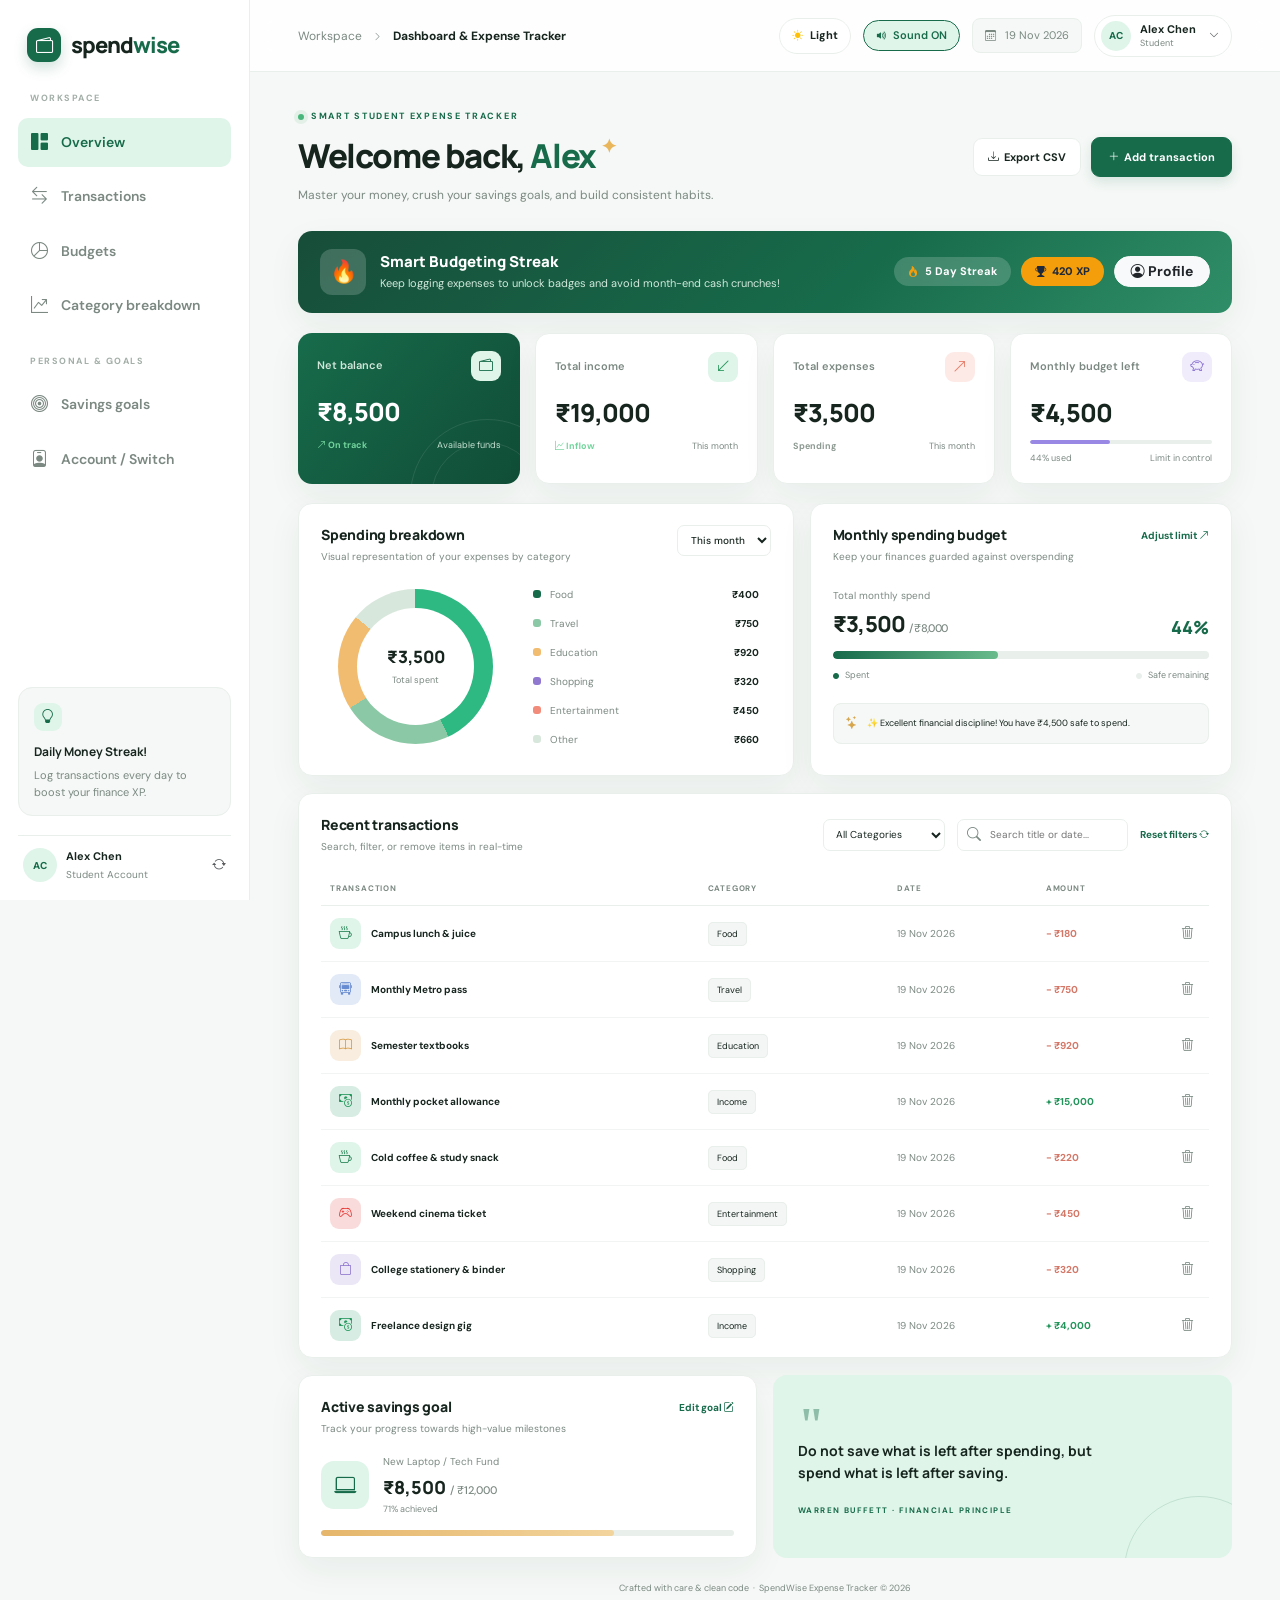
<file: index.html>
<!doctype html>
<html lang="en">
<head>
  <meta charset="utf-8">
  <meta name="viewport" content="width=device-width, initial-scale=1">
  <title>SpendWise — Smart Expense &amp; Budget Tracker</title>
  <meta name="description" content="A smart, gamified expense tracker designed with interactive budget insights.">
  <link rel="preconnect" href="https://fonts.googleapis.com">
  <link rel="preconnect" href="https://fonts.gstatic.com" crossorigin>
  <link href="https://fonts.googleapis.com/css2?family=DM+Sans:wght@400;500;600;700&family=Manrope:wght@400;500;600;700;800&display=swap" rel="stylesheet">
  <link href="https://cdn.jsdelivr.net/npm/bootstrap@5.3.3/dist/css/bootstrap.min.css" rel="stylesheet">
  <link href="https://cdn.jsdelivr.net/npm/bootstrap-icons@1.11.3/font/bootstrap-icons.min.css" rel="stylesheet">
 <link rel="stylesheet" href="style.css">
</head>
<body>

  <div class="app-shell">

    <!-- ═══════════ SIDEBAR ═══════════ -->
    <aside class="sidebar" id="sidebar">
      <a class="brand" href="index.html">
        <span class="brand-mark"><i class="bi bi-wallet2"></i></span>
        <span>spend<span class="brand-accent">wise</span></span>
      </a>

      <div class="sidebar-label">WORKSPACE</div>
      <nav class="side-nav">
        <a class="nav-link active" href="#overview"><i class="bi bi-grid-1x2-fill"></i> Overview</a>
        <a class="nav-link" href="#transactions"><i class="bi bi-arrow-left-right"></i> Transactions</a>
        <a class="nav-link" href="#budgets"><i class="bi bi-pie-chart"></i> Budgets</a>
        <a class="nav-link" href="#insights"><i class="bi bi-graph-up-arrow"></i> Category breakdown</a>
      </nav>

      <div class="sidebar-label mt-4">PERSONAL &amp; GOALS</div>
      <nav class="side-nav">
        <a class="nav-link" href="#goals"><i class="bi bi-bullseye"></i> Savings goals</a>
        <a class="nav-link" href="#" data-bs-toggle="modal" data-bs-target="#loginModal">
          <i class="bi bi-person-badge"></i> Account / Switch
        </a>
      </nav>

      <div class="sidebar-bottom">
        <div class="tip-card">
          <span class="tip-icon"><i class="bi bi-lightbulb"></i></span>
          <strong>Daily Money Streak!</strong>
          <p>Log transactions every day to boost your finance XP.</p>
        </div>

        <div class="profile-mini" data-bs-toggle="modal" data-bs-target="#loginModal" title="Click to manage profile">
          <div class="avatar">AC</div>
          <div>
            <strong>Alex Chen</strong>
            <small>Student Account</small>
          </div>
          <i class="bi bi-arrow-repeat ms-auto text-muted"></i>
        </div>
      </div>
    </aside>

    <!-- ═══════════ MAIN CONTENT ═══════════ -->
    <main class="main-content">
      <header class="topbar">
        <button class="mobile-menu btn-icon" id="menuToggle" aria-label="Open menu">
          <i class="bi bi-list"></i>
        </button>
        <div class="breadcrumb-text">
          Workspace <i class="bi bi-chevron-right"></i>
          <strong>Dashboard &amp; Expense Tracker</strong>
        </div>

        <div class="top-actions">
          <!-- Light / Dark Theme Toggle -->
          <button class="theme-toggle-btn" id="themeToggleBtn" title="Switch between Light &amp; Dark Mode">
            <i class="bi bi-sun-fill text-warning"></i> <span>Light</span>
          </button>

          <!-- Audio Feedback Toggle -->
          <button class="sound-toggle-btn active" id="soundToggleBtn" title="Toggle audio feedback">
            <i class="bi bi-volume-up-fill"></i> Sound ON
          </button>

          <span class="today-pill"><i class="bi bi-calendar3"></i> 19 Nov 2026</span>

          <!-- User chip -->
          <div class="auth-avatar-chip" data-bs-toggle="modal" data-bs-target="#loginModal" title="Click to login or switch profile">
            <div class="avatar avatar-small">AC</div>
            <div>
              <div class="auth-name">Alex Chen</div>
              <div class="auth-role">Student</div>
            </div>
            <i class="bi bi-chevron-down ms-1 text-muted" style="font-size:10px;"></i>
          </div>
        </div>
      </header>

      <!-- ── OVERVIEW SECTION ── -->
      <section class="page-wrap" id="overview">

        <!-- Welcome Row -->
        <div class="welcome-row reveal">
          <div>
            <div class="eyebrow"><span class="live-dot"></span> SMART STUDENT EXPENSE TRACKER</div>
            <h1>Welcome back, <span class="user-green">Alex</span> <span class="wave">✦</span></h1>
            <p class="subheading">Master your money, crush your savings goals, and build consistent habits.</p>
          </div>
          <div class="header-actions">
            <button class="btn btn-outline-custom" title="Export transactions to CSV">
              <i class="bi bi-download"></i> Export CSV
            </button>
            <button class="btn btn-primary-custom" data-bs-toggle="modal" data-bs-target="#transactionModal">
              <i class="bi bi-plus-lg"></i> Add transaction
            </button>
          </div>
        </div>

        <!-- Gamification Banner -->
        <div class="gamify-banner reveal">
          <div class="gamify-left">
            <div class="gamify-badge">🔥</div>
            <div>
              <h3 class="gamify-title">Smart Budgeting Streak</h3>
              <p class="gamify-desc">Keep logging expenses to unlock badges and avoid month-end cash crunches!</p>
            </div>
          </div>
          <div class="gamify-pills">
            <div class="streak-pill"><i class="bi bi-fire"></i> 5 Day Streak</div>
            <div class="score-pill"><i class="bi bi-trophy-fill"></i> 420 XP</div>
            <button class="btn btn-sm btn-light text-dark fw-bold px-3 py-1 rounded-pill" data-bs-toggle="modal" data-bs-target="#loginModal">
              <i class="bi bi-person-circle"></i> Profile
            </button>
          </div>
        </div>

        <!-- Summary Cards -->
        <div class="summary-grid reveal">
          <!-- Net balance card -->
          <article class="summary-card balance-card">
            <div class="card-top">
              <span>Net balance</span>
              <span class="icon-bubble"><i class="bi bi-wallet2"></i></span>
            </div>
            <div class="amount">₹8,500</div>
            <div class="card-foot">
              <span class="trend positive"><i class="bi bi-arrow-up-right"></i> On track</span>
              <span>Available funds</span>
            </div>
            <div class="balance-orb orb-one"></div>
            <div class="balance-orb orb-two"></div>
          </article>

          <!-- Total income -->
          <article class="summary-card">
            <div class="card-top">
              <span>Total income</span>
              <span class="icon-bubble mint"><i class="bi bi-arrow-down-left"></i></span>
            </div>
            <div class="amount">₹19,000</div>
            <div class="card-foot">
              <span class="trend positive"><i class="bi bi-graph-up"></i> Inflow</span>
              <span>This month</span>
            </div>
          </article>

          <!-- Total expenses -->
          <article class="summary-card">
            <div class="card-top">
              <span>Total expenses</span>
              <span class="icon-bubble coral"><i class="bi bi-arrow-up-right"></i></span>
            </div>
            <div class="amount">₹3,500</div>
            <div class="card-foot">
              <span class="trend neutral">Spending</span>
              <span>This month</span>
            </div>
          </article>

          <!-- Monthly budget left -->
          <article class="summary-card">
            <div class="card-top">
              <span>Monthly budget left</span>
              <span class="icon-bubble violet"><i class="bi bi-piggy-bank"></i></span>
            </div>
            <div class="amount">₹4,500</div>
            <div class="budget-mini"><span></span></div>
            <div class="card-foot">
              <span>44% used</span>
              <span>Limit in control</span>
            </div>
          </article>
        </div>

        <!-- Middle Grid: Spending Breakdown + Budget -->
        <div class="content-grid">

          <!-- Spending breakdown (Donut) -->
          <section class="panel spending-panel reveal" id="insights">
            <div class="panel-heading">
              <div>
                <h2>Spending breakdown</h2>
                <p>Visual representation of your expenses by category</p>
              </div>
              <span class="select-wrap">
                <select aria-label="Chart period">
                  <option>This month</option>
                  <option>All time</option>
                </select>
              </span>
            </div>

            <div class="chart-layout">
              <div class="donut-wrap">
                <div class="donut-chart">
                  <div class="donut-center">
                    <strong>₹3,500</strong>
                    <small>Total spent</small>
                  </div>
                </div>
              </div>

              <div class="legend-list">
                <div class="legend-item">
                  <span class="legend-dot food"></span>
                  <span>Food</span>
                  <strong>₹400</strong>
                </div>
                <div class="legend-item">
                  <span class="legend-dot travel"></span>
                  <span>Travel</span>
                  <strong>₹750</strong>
                </div>
                <div class="legend-item">
                  <span class="legend-dot education"></span>
                  <span>Education</span>
                  <strong>₹920</strong>
                </div>
                <div class="legend-item">
                  <span class="legend-dot shopping"></span>
                  <span>Shopping</span>
                  <strong>₹320</strong>
                </div>
                <div class="legend-item">
                  <span class="legend-dot entertainment"></span>
                  <span>Entertainment</span>
                  <strong>₹450</strong>
                </div>
                <div class="legend-item">
                  <span class="legend-dot other"></span>
                  <span>Other</span>
                  <strong>₹660</strong>
                </div>
              </div>
            </div>
          </section>

          <!-- Monthly Budget Meter -->
          <section class="panel budget-panel reveal" id="budgets">
            <div class="panel-heading">
              <div>
                <h2>Monthly spending budget</h2>
                <p>Keep your finances guarded against overspending</p>
              </div>
              <button class="text-button" data-bs-toggle="modal" data-bs-target="#budgetModal">
                Adjust limit <i class="bi bi-arrow-up-right"></i>
              </button>
            </div>

            <div class="budget-total">
              <div>
                <span class="muted-label">Total monthly spend</span>
                <strong>₹3,500 <small>/ ₹8,000</small></strong>
              </div>
              <div class="budget-percent">44%</div>
            </div>

            <div class="progress-track">
              <div class="progress-fill" style="width:44%;"></div>
            </div>

            <div class="budget-caption">
              <span><i class="bi bi-circle-fill"></i> Spent</span>
              <span><i class="bi bi-circle-fill"></i> Safe remaining</span>
            </div>

            <div class="budget-note">
              <i class="bi bi-stars"></i>
              <span>✨ Excellent financial discipline! You have ₹4,500 safe to spend.</span>
            </div>
          </section>
        </div>

        <!-- Transactions Section -->
        <section class="panel transactions-panel reveal" id="transactions">
          <div class="panel-heading transaction-heading">
            <div>
              <h2>Recent transactions</h2>
              <p>Search, filter, or remove items in real-time</p>
            </div>
            <div class="transaction-tools">
              <select class="filter-select">
                <option value="All">All Categories</option>
                <option value="Food">🍔 Food</option>
                <option value="Travel">🚗 Travel</option>
                <option value="Education">📚 Education</option>
                <option value="Shopping">🛍️ Shopping</option>
                <option value="Entertainment">🎬 Entertainment</option>
                <option value="Income">💰 Income Only</option>
                <option value="Other">📦 Other</option>
              </select>

              <div class="search-box">
                <i class="bi bi-search"></i>
                <input type="search" placeholder="Search title or date...">
              </div>

              <button class="text-button">Reset filters <i class="bi bi-arrow-repeat"></i></button>
            </div>
          </div>

          <div class="table-responsive">
            <table class="table transaction-table align-middle mb-0">
              <thead>
                <tr>
                  <th>TRANSACTION</th>
                  <th>CATEGORY</th>
                  <th>DATE</th>
                  <th>AMOUNT</th>
                  <th style="width:40px"></th>
                </tr>
              </thead>
              <tbody>
                <tr>
                  <td>
                    <div class="transaction-name">
                      <span class="tx-icon"><i class="bi bi-cup-hot"></i></span>
                      Campus lunch &amp; juice
                    </div>
                  </td>
                  <td><span class="category-pill">Food</span></td>
                  <td>19 Nov 2026</td>
                  <td class="amount-out">− ₹180</td>
                  <td><button class="delete-btn" title="Delete"><i class="bi bi-trash3"></i></button></td>
                </tr>
                <tr>
                  <td>
                    <div class="transaction-name">
                      <span class="tx-icon travel"><i class="bi bi-bus-front"></i></span>
                      Monthly Metro pass
                    </div>
                  </td>
                  <td><span class="category-pill">Travel</span></td>
                  <td>19 Nov 2026</td>
                  <td class="amount-out">− ₹750</td>
                  <td><button class="delete-btn" title="Delete"><i class="bi bi-trash3"></i></button></td>
                </tr>
                <tr>
                  <td>
                    <div class="transaction-name">
                      <span class="tx-icon education"><i class="bi bi-book"></i></span>
                      Semester textbooks
                    </div>
                  </td>
                  <td><span class="category-pill">Education</span></td>
                  <td>19 Nov 2026</td>
                  <td class="amount-out">− ₹920</td>
                  <td><button class="delete-btn" title="Delete"><i class="bi bi-trash3"></i></button></td>
                </tr>
                <tr>
                  <td>
                    <div class="transaction-name">
                      <span class="tx-icon income"><i class="bi bi-cash-coin"></i></span>
                      Monthly pocket allowance
                    </div>
                  </td>
                  <td><span class="category-pill">Income</span></td>
                  <td>19 Nov 2026</td>
                  <td class="amount-in">+ ₹15,000</td>
                  <td><button class="delete-btn" title="Delete"><i class="bi bi-trash3"></i></button></td>
                </tr>
                <tr>
                  <td>
                    <div class="transaction-name">
                      <span class="tx-icon"><i class="bi bi-cup-hot"></i></span>
                      Cold coffee &amp; study snack
                    </div>
                  </td>
                  <td><span class="category-pill">Food</span></td>
                  <td>19 Nov 2026</td>
                  <td class="amount-out">− ₹220</td>
                  <td><button class="delete-btn" title="Delete"><i class="bi bi-trash3"></i></button></td>
                </tr>
                <tr>
                  <td>
                    <div class="transaction-name">
                      <span class="tx-icon entertainment"><i class="bi bi-controller"></i></span>
                      Weekend cinema ticket
                    </div>
                  </td>
                  <td><span class="category-pill">Entertainment</span></td>
                  <td>19 Nov 2026</td>
                  <td class="amount-out">− ₹450</td>
                  <td><button class="delete-btn" title="Delete"><i class="bi bi-trash3"></i></button></td>
                </tr>
                <tr>
                  <td>
                    <div class="transaction-name">
                      <span class="tx-icon shopping"><i class="bi bi-bag"></i></span>
                      College stationery &amp; binder
                    </div>
                  </td>
                  <td><span class="category-pill">Shopping</span></td>
                  <td>19 Nov 2026</td>
                  <td class="amount-out">− ₹320</td>
                  <td><button class="delete-btn" title="Delete"><i class="bi bi-trash3"></i></button></td>
                </tr>
                <tr>
                  <td>
                    <div class="transaction-name">
                      <span class="tx-icon income"><i class="bi bi-cash-coin"></i></span>
                      Freelance design gig
                    </div>
                  </td>
                  <td><span class="category-pill">Income</span></td>
                  <td>19 Nov 2026</td>
                  <td class="amount-in">+ ₹4,000</td>
                  <td><button class="delete-btn" title="Delete"><i class="bi bi-trash3"></i></button></td>
                </tr>
              </tbody>
            </table>
          </div>
        </section>

        <!-- Bottom Grid: Savings Goals + Quote -->
        <section class="bottom-grid">
          <div class="panel goal-panel reveal" id="goals">
            <div class="panel-heading">
              <div>
                <h2>Active savings goal</h2>
                <p>Track your progress towards high-value milestones</p>
              </div>
              <button class="text-button" data-bs-toggle="modal" data-bs-target="#goalModal">
                Edit goal <i class="bi bi-pencil-square"></i>
              </button>
            </div>
            <div class="goal-main">
              <div class="goal-illustration"><i class="bi bi-laptop"></i></div>
              <div>
                <span class="muted-label">New Laptop / Tech Fund</span>
                <strong>₹8,500 <small>/ ₹12,000</small></strong>
                <span class="goal-progress-text">71% achieved</span>
              </div>
            </div>
            <div class="progress-track goal-track">
              <div class="goal-fill" style="width:71%;"></div>
            </div>
          </div>

          <div class="quote-card reveal">
            <div class="quote-mark">"</div>
            <p>Do not save what is left after spending, but spend what is left after saving.</p>
            <span>WARREN BUFFETT · FINANCIAL PRINCIPLE</span>
            <div class="quote-decoration"></div>
          </div>
        </section>

        <footer class="footer-note">
          Crafted with care &amp; clean code &nbsp;·&nbsp; SpendWise Expense Tracker © 2026
        </footer>
      </section>
    </main>
  </div>

  <!-- ═══════════ ADD TRANSACTION MODAL ═══════════ -->
  <div class="modal fade" id="transactionModal" tabindex="-1" aria-hidden="true">
    <div class="modal-dialog modal-dialog-centered">
      <div class="modal-content custom-modal">
        <div class="modal-header">
          <div>
            <span class="modal-kicker">RECORD YOUR CASH FLOW</span>
            <h3>Add transaction</h3>
          </div>
          <button type="button" class="btn-close" data-bs-dismiss="modal" aria-label="Close"></button>
        </div>
        <form>
          <div class="modal-body">
            <div class="type-switch">
              <label>
                <input type="radio" name="type" value="expense" checked>
                <span><i class="bi bi-arrow-up-right"></i> Expense</span>
              </label>
              <label>
                <input type="radio" name="type" value="income">
                <span><i class="bi bi-arrow-down-left"></i> Income</span>
              </label>
            </div>

            <label class="form-label" for="txTitle">Description / Title</label>
            <input class="form-control custom-input" id="txTitle" maxlength="50" placeholder="e.g. Lunch with friends">

            <div class="row g-3 mt-1">
              <div class="col-6">
                <label class="form-label" for="txAmount">Amount (₹)</label>
                <input class="form-control custom-input" id="txAmount" type="number" min="1" placeholder="250">
              </div>
              <div class="col-6">
                <label class="form-label" for="txCategory">Category</label>
                <select class="form-select custom-input" id="txCategory">
                  <option>Food</option>
                  <option>Travel</option>
                  <option>Education</option>
                  <option>Shopping</option>
                  <option>Entertainment</option>
                  <option>Other</option>
                </select>
              </div>
            </div>

            <label class="form-label mt-3" for="txDate">Date</label>
            <input class="form-control custom-input" id="txDate" type="date" value="2026-11-19">
          </div>
          <div class="modal-footer">
            <button type="button" class="btn btn-light-custom" data-bs-dismiss="modal">Cancel</button>
            <button type="submit" class="btn btn-primary-custom">Save transaction <i class="bi bi-check2"></i></button>
          </div>
        </form>
      </div>
    </div>
  </div>

  <!-- ═══════════ SET BUDGET MODAL ═══════════ -->
  <div class="modal fade" id="budgetModal" tabindex="-1" aria-hidden="true">
    <div class="modal-dialog modal-dialog-centered">
      <div class="modal-content custom-modal">
        <div class="modal-header">
          <div>
            <span class="modal-kicker">CONTROL YOUR SPEND</span>
            <h3>Set monthly limit</h3>
          </div>
          <button type="button" class="btn-close" data-bs-dismiss="modal"></button>
        </div>
        <form>
          <div class="modal-body">
            <label class="form-label" for="budgetInput">Monthly spending budget (₹)</label>
            <input class="form-control custom-input" id="budgetInput" type="number" min="500" placeholder="8000" value="8000">
            <p class="text-muted mt-2 mb-0" style="font-size:10px;">SpendWise will notify you when your expenses approach 80% and 100% of this amount.</p>
          </div>
          <div class="modal-footer">
            <button type="button" class="btn btn-light-custom" data-bs-dismiss="modal">Cancel</button>
            <button type="submit" class="btn btn-primary-custom">Update budget</button>
          </div>
        </form>
      </div>
    </div>
  </div>

  <!-- ═══════════ SET GOAL MODAL ═══════════ -->
  <div class="modal fade" id="goalModal" tabindex="-1" aria-hidden="true">
    <div class="modal-dialog modal-dialog-centered">
      <div class="modal-content custom-modal">
        <div class="modal-header">
          <div>
            <span class="modal-kicker">DREAM BIG</span>
            <h3>Adjust savings goal</h3>
          </div>
          <button type="button" class="btn-close" data-bs-dismiss="modal"></button>
        </div>
        <form>
          <div class="modal-body">
            <label class="form-label" for="goalInput">Target savings amount (₹)</label>
            <input class="form-control custom-input" id="goalInput" type="number" min="1000" placeholder="12000" value="12000">
            <p class="text-muted mt-2 mb-0" style="font-size:10px;">Calculated automatically based on your net income surplus.</p>
          </div>
          <div class="modal-footer">
            <button type="button" class="btn btn-light-custom" data-bs-dismiss="modal">Cancel</button>
            <button type="submit" class="btn btn-primary-custom">Save target</button>
          </div>
        </form>
      </div>
    </div>
  </div>

  <!-- ═══════════ LOGIN / SWITCH ACCOUNT MODAL ═══════════ -->
  <div class="modal fade" id="loginModal" tabindex="-1" aria-hidden="true">
    <div class="modal-dialog modal-dialog-centered">
      <div class="modal-content custom-modal">
        <div class="modal-header">
          <div>
            <span class="modal-kicker">PERSONALIZED EXPERIENCE</span>
            <h3>Sign In / Switch Profile</h3>
          </div>
          <button type="button" class="btn-close" data-bs-dismiss="modal" aria-label="Close"></button>
        </div>
        <form>
          <div class="modal-body">
            <!-- Quick-switch profiles -->
            <div class="mb-3">
              <label class="form-label">Quick switch profiles:</label>
              <div class="d-flex gap-2 flex-wrap">
                <button type="button" class="btn btn-sm btn-light-custom">👤 Alex Chen (Tech)</button>
                <button type="button" class="btn btn-sm btn-light-custom">🎨 Maya Sharma (Design)</button>
                <button type="button" class="btn btn-sm btn-light-custom">📊 Dev Patel (Finance)</button>
              </div>
            </div>

            <hr style="border-color:var(--line);">

            <label class="form-label" for="loginName">Full Name</label>
            <input class="form-control custom-input" id="loginName" placeholder="e.g. Alex Chen" value="Alex Chen">

            <label class="form-label mt-2" for="loginEmail">Email Address</label>
            <input class="form-control custom-input" id="loginEmail" type="email" placeholder="alex@college.edu" value="alex@college.edu">

            <label class="form-label mt-2" for="loginRole">Account Type / Major</label>
            <select class="form-select custom-input" id="loginRole">
              <option>Computer Science Major</option>
              <option>Design &amp; Arts Student</option>
              <option>Business &amp; Finance</option>
              <option>Personal Account</option>
            </select>
          </div>
          <div class="modal-footer">
            <button type="button" class="btn btn-light-custom" data-bs-dismiss="modal">Cancel</button>
            <button type="submit" class="btn btn-primary-custom">Log In &amp; Save <i class="bi bi-box-arrow-in-right"></i></button>
          </div>
        </form>
      </div>
    </div>
  </div>

  <!-- Toast Notification -->
  <div class="toast-container position-fixed bottom-0 end-0 p-3">
    <div id="appToast" class="toast custom-toast" role="status">
      <div class="toast-body">
        <i class="bi bi-check-circle-fill"></i>
        <span>Action completed successfully</span>
      </div>
    </div>
  </div>

  <!-- Bootstrap JS -->
  <script src="https://cdn.jsdelivr.net/npm/bootstrap@5.3.3/dist/js/bootstrap.bundle.min.js"></script>

  <!-- Minimal Interactivity: Theme Toggle + Sidebar + Sound Toggle (pure HTML/CSS/Bootstrap inline) -->
  <script>
    // Theme Toggle
    const THEME_KEY = "spendwise.theme.v2";
    let theme = localStorage.getItem(THEME_KEY) || "light";
    function applyTheme(t) {
      theme = t;
      document.documentElement.setAttribute("data-theme", t);
      localStorage.setItem(THEME_KEY, t);
      const btn = document.getElementById("themeToggleBtn");
      if (btn) btn.innerHTML = t === "dark"
        ? '<i class="bi bi-moon-stars-fill text-warning"></i> <span>Dark</span>'
        : '<i class="bi bi-sun-fill text-warning"></i> <span>Light</span>';
    }
    applyTheme(theme);
    document.getElementById("themeToggleBtn").addEventListener("click", () => applyTheme(theme === "dark" ? "light" : "dark"));

    // Mobile Sidebar Toggle
    document.getElementById("menuToggle").addEventListener("click", () => {
      document.getElementById("sidebar").classList.toggle("open");
    });
    document.addEventListener("click", e => {
      const side = document.getElementById("sidebar");
      if (window.innerWidth <= 900 && side.classList.contains("open") && !side.contains(e.target) && !e.target.closest("#menuToggle")) {
        side.classList.remove("open");
      }
    });

    // Sidebar nav active state
    document.querySelectorAll(".side-nav .nav-link").forEach(link => {
      link.addEventListener("click", () => {
        document.querySelectorAll(".side-nav .nav-link").forEach(a => a.classList.remove("active"));
        link.classList.add("active");
        document.getElementById("sidebar").classList.remove("open");
      });
    });

    // Sound Toggle (visual only)
    const soundBtn = document.getElementById("soundToggleBtn");
    let soundOn = true;
    soundBtn.addEventListener("click", () => {
      soundOn = !soundOn;
      soundBtn.classList.toggle("active", soundOn);
      soundBtn.innerHTML = soundOn
        ? '<i class="bi bi-volume-up-fill"></i> Sound ON'
        : '<i class="bi bi-volume-mute-fill"></i> Sound OFF';
    });
  </script>
</body>
</html>
</file>
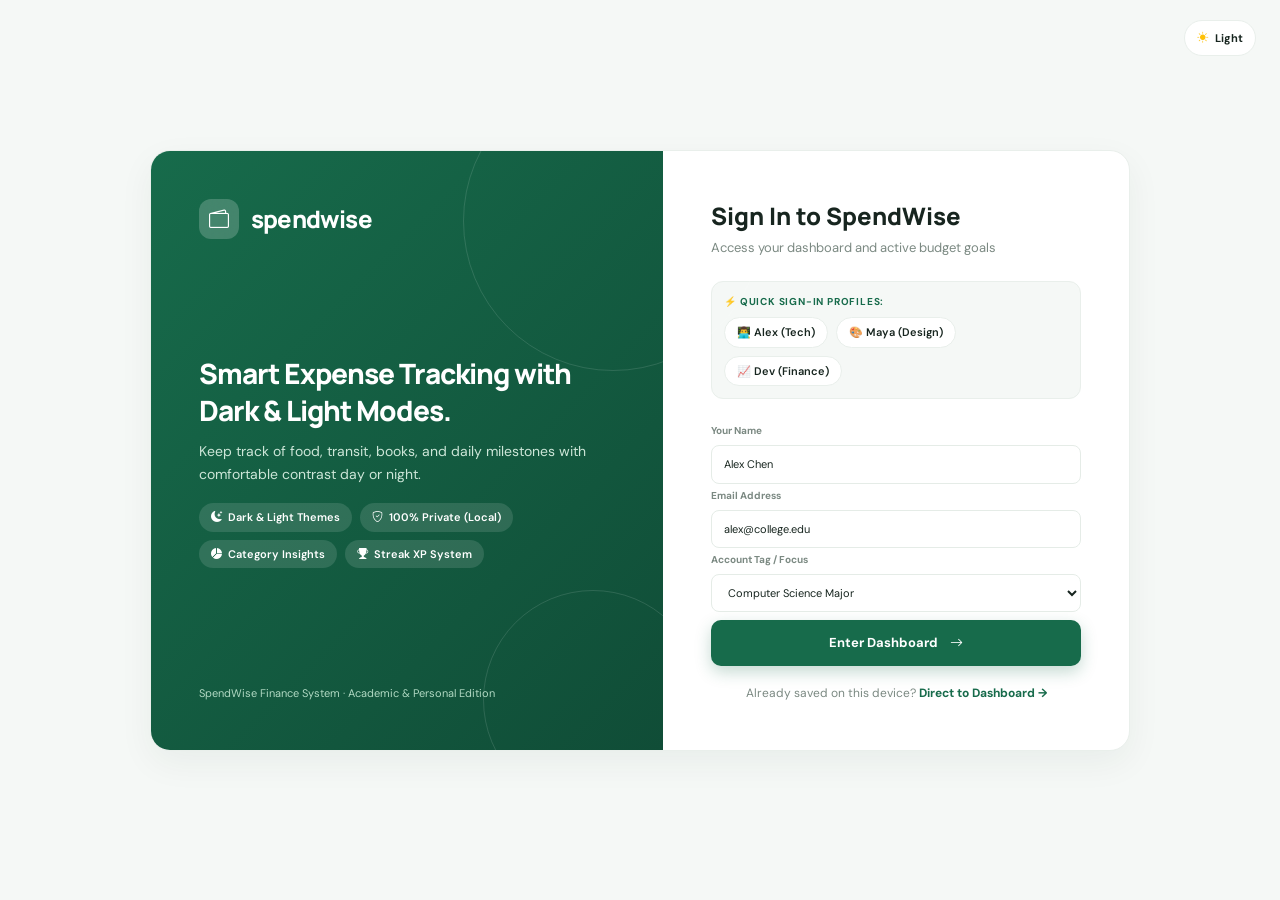
<file: login.html>
<!doctype html>
<html lang="en">
<head>
  <meta charset="utf-8">
  <meta name="viewport" content="width=device-width, initial-scale=1">
  <title>SpendWise — Sign In to Your Finance Hub</title>
  <link rel="preconnect" href="https://fonts.googleapis.com">
  <link rel="preconnect" href="https://fonts.gstatic.com" crossorigin>
  <link href="https://fonts.googleapis.com/css2?family=DM+Sans:wght@400;500;600;700&family=Manrope:wght@400;500;600;700;800&display=swap" rel="stylesheet">
  <link href="https://cdn.jsdelivr.net/npm/bootstrap@5.3.3/dist/css/bootstrap.min.css" rel="stylesheet">
  <link href="https://cdn.jsdelivr.net/npm/bootstrap-icons@1.11.3/font/bootstrap-icons.min.css" rel="stylesheet">
 <link rel="stylesheet" href="style.css">
  <style>
    body {
      min-height: 100vh;
      display: flex;
      align-items: center;
      justify-content: center;
      padding: 24px;
      position: relative;
      overflow-x: hidden;
    }
  </style>
</head>
<body>

  <!-- Theme Toggle (top-right) -->
  <div class="theme-top-bar">
    <button class="theme-toggle-btn" id="loginThemeBtn" title="Toggle Theme">
      <i class="bi bi-sun-fill text-warning"></i> <span>Theme</span>
    </button>
  </div>

  <div class="login-container">

    <!-- ═══ BRAND SIDE (Left) ═══ -->
    <div class="brand-side">
      <div class="orb orb-1"></div>
      <div class="orb orb-2"></div>

      <div class="brand-header">
        <span class="brand-mark"><i class="bi bi-wallet2"></i></span>
        <span>spendwise</span>
      </div>

      <div class="brand-quote">
        <h2>Smart Expense Tracking with Dark &amp; Light Modes.</h2>
        <p>Keep track of food, transit, books, and daily milestones with comfortable contrast day or night.</p>

        <div class="feature-tags">
          <span class="feature-tag"><i class="bi bi-moon-stars-fill"></i> Dark &amp; Light Themes</span>
          <span class="feature-tag"><i class="bi bi-shield-check"></i> 100% Private (Local)</span>
          <span class="feature-tag"><i class="bi bi-pie-chart-fill"></i> Category Insights</span>
          <span class="feature-tag"><i class="bi bi-trophy-fill"></i> Streak XP System</span>
        </div>
      </div>

      <div class="brand-foot">
        SpendWise Finance System · Academic &amp; Personal Edition
      </div>
    </div>

    <!-- ═══ FORM SIDE (Right) ═══ -->
    <div class="form-side">
      <div class="form-head">
        <h3>Sign In to SpendWise</h3>
        <p>Access your dashboard and active budget goals</p>
      </div>

      <!-- Quick sign-in profiles -->
      <div class="demo-selector">
        <span>⚡ Quick sign-in profiles:</span>
        <div class="demo-chips">
          <button type="button" class="demo-chip" onclick="fillUser('Alex Chen','alex@college.edu','Computer Science Major')">
            👨‍💻 Alex (Tech)
          </button>
          <button type="button" class="demo-chip" onclick="fillUser('Maya Sharma','maya.s@uni.ac.in','Design &amp; Arts Student')">
            🎨 Maya (Design)
          </button>
          <button type="button" class="demo-chip" onclick="fillUser('Dev Patel','dev.patel@tech.edu','Business &amp; Finance')">
            📈 Dev (Finance)
          </button>
        </div>
      </div>

      <form id="loginForm" action="index.html">
        <label class="form-label" for="loginName">Your Name</label>
        <input class="custom-input" id="loginName" required placeholder="e.g. Alex Chen" value="Alex Chen">

        <label class="form-label" for="loginEmail">Email Address</label>
        <input class="custom-input" id="loginEmail" type="email" required placeholder="alex@college.edu" value="alex@college.edu">

        <label class="form-label" for="loginRole">Account Tag / Focus</label>
        <select class="custom-input" id="loginRole">
          <option value="Computer Science Major">Computer Science Major</option>
          <option value="Design &amp; Arts Student">Design &amp; Arts Student</option>
          <option value="Business &amp; Finance">Business &amp; Finance</option>
          <option value="Personal Account">Personal Account</option>
        </select>

        <button type="submit" class="btn-submit mt-2">
          Enter Dashboard <i class="bi bi-arrow-right ms-1"></i>
        </button>
      </form>

      <div class="switch-link">
        Already saved on this device? <a href="index.html">Direct to Dashboard →</a>
      </div>
    </div>
  </div>

  <!-- Bootstrap JS -->
  <script src="https://cdn.jsdelivr.net/npm/bootstrap@5.3.3/dist/js/bootstrap.bundle.min.js"></script>

  <script>
    // Theme
    const THEME_KEY = "spendwise.theme.v2";
    let theme = localStorage.getItem(THEME_KEY) || "light";
    function applyTheme(t) {
      theme = t;
      document.documentElement.setAttribute("data-theme", t);
      localStorage.setItem(THEME_KEY, t);
      const btn = document.getElementById("loginThemeBtn");
      if (btn) btn.innerHTML = t === "dark"
        ? '<i class="bi bi-moon-stars-fill text-warning"></i> <span>Dark</span>'
        : '<i class="bi bi-sun-fill text-warning"></i> <span>Light</span>';
    }
    applyTheme(theme);
    document.getElementById("loginThemeBtn").addEventListener("click", () => applyTheme(theme === "dark" ? "light" : "dark"));

    // Quick-fill demo users
    function fillUser(name, email, role) {
      document.getElementById("loginName").value = name;
      document.getElementById("loginEmail").value = email;
      document.getElementById("loginRole").value = role;
    }
  </script>
</body>
</html>
</file>
<file: style.css>
/* ══════════════════════════════════════
   SPENDWISE — CSS (HTML+CSS+Bootstrap only)
   ══════════════════════════════════════ */

/* ── Design tokens ── */
:root {
  --ink: #17251f;
  --muted: #7b8982;
  --green: #176b4b;
  --green-dark: #104d37;
  --mint: #dff5e9;
  --bg: #f5f8f6;
  --panel-bg: #ffffff;
  --card-bg: #ffffff;
  --topbar-bg: #ffffffd9;
  --line: #e9efeb;
  --white: #fff;
  --coral: #f28b79;
  --violet: #a994e8;
  --shadow: 0 12px 35px rgba(24,55,39,.055);
  --table-border: #f1f4f2;
  --modal-bg: #ffffff;
  --input-bg: #ffffff;
  --input-border: #e5ece7;
  --badge-bg: #f3f6f4;
  --donut-center-bg: #ffffff;
}

/* ── Dark theme tokens ── */
[data-theme="dark"] {
  --ink: #e5ede8;
  --muted: #93a69b;
  --green: #2eb882;
  --green-dark: #1d8a5f;
  --mint: #1a3d2e;
  --bg: #0f1713;
  --panel-bg: #16221c;
  --card-bg: #16221c;
  --topbar-bg: #16221ce6;
  --line: #22332a;
  --white: #1c2b23;
  --coral: #f59280;
  --violet: #b5a2f0;
  --shadow: 0 12px 35px rgba(0,0,0,.35);
  --table-border: #1f3026;
  --modal-bg: #16221c;
  --input-bg: #1b2a22;
  --input-border: #293d32;
  --badge-bg: #1f3127;
  --donut-center-bg: #16221c;
}

* { box-sizing: border-box; }
html { scroll-behavior: smooth; }

body {
  margin: 0;
  background: var(--bg);
  color: var(--ink);
  font-family: "DM Sans", sans-serif;
  font-size: 14px;
  transition: background-color .3s ease, color .3s ease;
}

/* ── App shell ── */
.app-shell { min-height: 100vh; }

/* ── Sidebar ── */
.sidebar {
  width: 250px;
  background: var(--panel-bg);
  border-right: 1px solid var(--line);
  position: fixed;
  inset: 0 auto 0 0;
  padding: 28px 18px 18px;
  display: flex;
  flex-direction: column;
  z-index: 1030;
  transition: background-color .3s ease, border-color .3s ease, transform .3s ease;
}

.brand {
  display: flex;
  align-items: center;
  gap: 10px;
  font: 800 22px Manrope, sans-serif;
  color: var(--ink);
  text-decoration: none;
  letter-spacing: -1px;
  padding: 0 9px 30px;
}
.brand-mark {
  height: 34px; width: 34px;
  border-radius: 11px;
  background: var(--green);
  color: #fff;
  display: grid; place-items: center;
  font-size: 17px;
  box-shadow: 0 6px 14px #176b4b33;
}
.brand-accent { color: var(--green); }

.sidebar-label {
  font-size: 9px;
  font-weight: 700;
  letter-spacing: 1.5px;
  color: #a2aea7;
  padding: 0 12px 12px;
}

.side-nav { display: grid; gap: 5px; }
.side-nav .nav-link {
  display: flex; align-items: center; gap: 13px;
  color: var(--muted);
  padding: 12px 13px;
  border-radius: 10px;
  font-weight: 600;
  transition: .25s;
  cursor: pointer;
  text-decoration: none;
}
.side-nav .nav-link i { font-size: 17px; }
.side-nav .nav-link:hover,
.side-nav .nav-link.active {
  background: var(--mint);
  color: var(--green);
}

.sidebar-bottom { margin-top: auto; }

.tip-card {
  background: var(--bg);
  border: 1px solid var(--line);
  border-radius: 14px;
  padding: 15px;
  margin-bottom: 19px;
}
.tip-icon {
  width: 28px; height: 28px;
  border-radius: 9px;
  background: var(--mint);
  color: var(--green);
  display: grid; place-items: center;
  margin-bottom: 10px;
}
.tip-card strong { font: 700 12px Manrope; color: var(--ink); }
.tip-card p { font-size: 11px; color: var(--muted); margin: 5px 0 0; line-height: 1.5; }

.profile-mini {
  display: flex; align-items: center; gap: 9px;
  padding: 12px 5px 0;
  border-top: 1px solid var(--line);
  cursor: pointer;
}
.profile-mini strong, .profile-mini small { display: block; }
.profile-mini strong { font-size: 11px; color: var(--ink); }
.profile-mini small { font-size: 10px; color: var(--muted); margin-top: 2px; }

.avatar {
  width: 34px; height: 34px;
  flex: 0 0 auto;
  border-radius: 50%;
  background: var(--mint);
  color: var(--green);
  display: grid; place-items: center;
  font-size: 10px; font-weight: 800;
}
.avatar-small { width: 30px; height: 30px; }

/* ── Main content ── */
.main-content { margin-left: 250px; min-height: 100vh; }

/* ── Topbar ── */
.topbar {
  height: 72px;
  background: var(--topbar-bg);
  backdrop-filter: blur(14px);
  border-bottom: 1px solid var(--line);
  display: flex;
  align-items: center;
  justify-content: space-between;
  padding: 0 48px;
  position: sticky;
  top: 0;
  z-index: 100;
  transition: background-color .3s ease, border-color .3s ease;
}
.breadcrumb-text { font-size: 12px; color: var(--muted); }
.breadcrumb-text i { font-size: 9px; margin: 0 8px; }
.breadcrumb-text strong { color: var(--ink); }
.top-actions { display: flex; align-items: center; gap: 12px; }

.theme-toggle-btn {
  background: var(--panel-bg);
  border: 1px solid var(--line);
  color: var(--ink);
  height: 36px;
  padding: 0 12px;
  border-radius: 20px;
  cursor: pointer;
  display: inline-flex; align-items: center; gap: 7px;
  font-size: 11px; font-weight: 700;
  transition: all .2s;
}
.theme-toggle-btn:hover {
  background: var(--mint); color: var(--green); border-color: var(--green);
}

.sound-toggle-btn {
  background: var(--panel-bg);
  border: 1px solid var(--line);
  border-radius: 20px;
  padding: 6px 12px;
  font-size: 11px; font-weight: 600;
  color: var(--muted); cursor: pointer;
  display: inline-flex; align-items: center; gap: 6px;
  transition: .2s;
}
.sound-toggle-btn.active {
  background: var(--mint); color: var(--green); border-color: var(--green);
}

.today-pill {
  color: var(--muted); font-size: 11px;
  background: var(--bg);
  padding: 8px 12px; border-radius: 8px;
  border: 1px solid var(--line);
}
.today-pill i { margin-right: 6px; }

.mobile-menu { display: none; border: 0; background: transparent; color: var(--muted); font-size: 22px; cursor: pointer; }

/* ── Auth chip ── */
.auth-avatar-chip {
  display: flex; align-items: center; gap: 9px;
  padding: 5px 12px 5px 6px;
  background: var(--panel-bg);
  border-radius: 24px; border: 1px solid var(--line); cursor: pointer;
}
.auth-name { font-size: 11px; font-weight: 700; color: var(--ink); }
.auth-role { font-size: 9px; color: var(--muted); }

/* ── Page wrap ── */
.page-wrap { max-width: 1450px; margin: auto; padding: 38px 48px 25px; }

/* ── Welcome row ── */
.welcome-row {
  display: flex; align-items: center;
  justify-content: space-between; margin-bottom: 27px;
}
.eyebrow {
  font-size: 9px; letter-spacing: 1.7px; font-weight: 700; color: var(--green);
  display: flex; align-items: center; gap: 7px; margin-bottom: 9px;
}
.live-dot {
  height: 6px; width: 6px;
  background: #49b77b; border-radius: 50%;
  box-shadow: 0 0 0 4px #49b77b1c;
}
.welcome-row h1 {
  font: 800 clamp(25px,3vw,33px) Manrope, sans-serif;
  letter-spacing: -1.4px; margin: 0; color: var(--ink);
}
.welcome-row h1 .user-green { color: var(--green); }
.wave { font-size: 19px; color: #eab65c; vertical-align: top; display: inline-block; animation: float 2.8s ease-in-out infinite; }
.subheading { color: var(--muted); font-size: 12px; margin: 8px 0 0; }
.header-actions { display: flex; align-items: center; gap: 10px; }

/* Buttons */
.btn-primary-custom {
  background: var(--green); border: 1px solid var(--green); color: white;
  padding: 11px 16px; border-radius: 9px; font-size: 11px; font-weight: 700;
  box-shadow: 0 5px 12px #176b4b22; transition: .25s; cursor: pointer; text-decoration: none; display: inline-flex; align-items: center; gap: 5px;
}
.btn-primary-custom:hover {
  background: var(--green-dark); border-color: var(--green-dark); color: #fff;
  transform: translateY(-2px); box-shadow: 0 8px 18px #176b4b30;
}
.btn-outline-custom {
  background: var(--panel-bg); border: 1px solid var(--line); color: var(--ink);
  padding: 10px 14px; border-radius: 9px; font-size: 11px; font-weight: 700;
  transition: .25s; cursor: pointer; display: inline-flex; align-items: center; gap: 5px;
}
.btn-outline-custom:hover { background: var(--mint); color: var(--green); border-color: var(--green); }

/* ── Gamify banner ── */
.gamify-banner {
  background: linear-gradient(135deg, #174d39 0%, #176b4b 60%, #2f8e67 100%);
  color: #fff; border-radius: 14px; padding: 18px 22px; margin-bottom: 20px;
  display: flex; align-items: center; justify-content: space-between; flex-wrap: wrap; gap: 15px;
  box-shadow: var(--shadow); position: relative; overflow: hidden;
}
.gamify-left { display: flex; align-items: center; gap: 14px; z-index: 2; }
.gamify-badge {
  width: 46px; height: 46px; border-radius: 12px;
  background: rgba(255,255,255,0.18); backdrop-filter: blur(5px);
  display: grid; place-items: center; font-size: 22px;
}
.gamify-title { font: 800 15px Manrope; margin: 0 0 3px; }
.gamify-desc { font-size: 11px; color: #d2e9dd; margin: 0; }
.gamify-pills { display: flex; align-items: center; gap: 10px; z-index: 2; }
.streak-pill {
  background: rgba(255,255,255,0.18); backdrop-filter: blur(4px);
  padding: 6px 14px; border-radius: 20px; font-size: 11px; font-weight: 700;
  display: flex; align-items: center; gap: 6px;
}
.streak-pill i { color: #f59e0b; }
.score-pill {
  background: #f59e0b; color: #1e293b;
  padding: 6px 14px; border-radius: 20px; font-size: 11px; font-weight: 800;
  display: flex; align-items: center; gap: 6px;
}

/* ── Summary cards ── */
.summary-grid {
  display: grid; grid-template-columns: repeat(4, 1fr);
  gap: 15px; margin-bottom: 19px;
}
.summary-card {
  background: var(--card-bg); border: 1px solid var(--line);
  border-radius: 14px; padding: 18px 19px; min-height: 143px;
  position: relative; overflow: hidden; box-shadow: var(--shadow);
  transition: transform .3s, box-shadow .3s;
}
.summary-card:hover { transform: translateY(-5px); box-shadow: 0 16px 32px rgba(0,0,0,0.15); }
.balance-card {
  background: linear-gradient(130deg,#176b4b,#104d37); color: #fff; border: 0;
}
.card-top {
  display: flex; align-items: center; justify-content: space-between;
  color: var(--muted); font-size: 11px; font-weight: 600; position: relative; z-index: 1;
}
.balance-card .card-top { color: #d0e6d9; }
.icon-bubble {
  width: 30px; height: 30px; border-radius: 9px;
  background: var(--mint); color: var(--green);
  display: grid; place-items: center; font-size: 14px;
}
.icon-bubble.mint { background: var(--mint); color: #29975d; }
.icon-bubble.coral { background: rgba(242,139,121,0.18); color: #e67c68; }
.icon-bubble.violet { background: rgba(169,148,232,0.18); color: #8871d2; }
.amount {
  font: 800 25px Manrope, sans-serif; letter-spacing: -1px;
  margin: 13px 0 10px; position: relative; z-index: 1; color: var(--ink);
}
.balance-card .amount { color: #fff; }
.card-foot {
  display: flex; align-items: center; justify-content: space-between;
  color: var(--muted); font-size: 9px; position: relative; z-index: 1;
}
.balance-card .card-foot { color: #c5dfd0; }
.trend { font-size: 9px; font-weight: 700; }
.trend.positive { color: #72d49c; }
.trend.neutral { color: #8d9a92; }
.balance-orb {
  position: absolute; border: 1px solid #ffffff18; border-radius: 50%; pointer-events: none;
}
.orb-one { width: 155px; height: 155px; right: -45px; bottom: -90px; }
.orb-two { width: 110px; height: 110px; right: -21px; bottom: -68px; }
.budget-mini {
  height: 4px; border-radius: 10px; background: var(--line); overflow: hidden; margin: 0 0 8px; position: relative; z-index: 1;
}
.budget-mini span {
  display: block; width: 44%; height: 100%; background: #9a88e5; border-radius: 10px;
}

/* ── Content grid ── */
.content-grid {
  display: grid; grid-template-columns: 1.08fr .92fr; gap: 16px; margin-bottom: 17px;
}

/* ── Panel base ── */
.panel {
  background: var(--panel-bg); border: 1px solid var(--line); border-radius: 14px;
  padding: 21px 22px; box-shadow: var(--shadow);
  transition: background-color .3s ease, border-color .3s ease;
}
.panel-heading {
  display: flex; justify-content: space-between; align-items: flex-start; gap: 15px;
}
.panel-heading h2 { font: 800 14px Manrope, sans-serif; margin: 0; letter-spacing: -.25px; color: var(--ink); }
.panel-heading p { color: var(--muted); font-size: 10px; margin: 5px 0 0; }
.text-button { border: 0; background: transparent; color: var(--green); font-size: 10px; font-weight: 700; padding: 3px 0; cursor: pointer; }
.text-button:hover { color: var(--green-dark); }
.select-wrap select {
  border: 1px solid var(--line); border-radius: 7px; padding: 7px 9px;
  font: 500 10px "DM Sans"; color: var(--ink); background: var(--panel-bg); outline: none;
}

/* ── Donut chart (pure CSS conic-gradient) ── */
.chart-layout {
  display: flex; align-items: center; gap: 35px; padding: 20px 12px 5px;
}
.donut-wrap { width: 165px; height: 165px; flex: 0 0 165px; display: grid; place-items: center; }
.donut-chart {
  height: 155px; width: 155px; border-radius: 50%;
  background: conic-gradient(
    #2eb882 0% 43%,
    #8bc8a5 43% 66%,
    #f1bc70 66% 86%,
    #d8e7dc 86% 100%
  );
  display: grid; place-items: center; position: relative;
}
.donut-chart::after {
  content: "";
  position: absolute; inset: 19px;
  background: var(--donut-center-bg); border-radius: 50%;
}
.donut-center { position: relative; z-index: 1; text-align: center; }
.donut-center strong { display: block; font: 800 17px Manrope; color: var(--ink); }
.donut-center small { font-size: 9px; color: var(--muted); }

.legend-list { display: grid; gap: 14px; flex: 1; min-width: 130px; }
.legend-item {
  display: grid; grid-template-columns: 9px 1fr auto;
  gap: 8px; align-items: center; font-size: 10px; color: var(--muted);
}
.legend-item strong { font-size: 10px; color: var(--ink); }
.legend-dot { width: 8px; height: 8px; border-radius: 3px; }
.legend-dot.food        { background: #176b4b; }
.legend-dot.travel      { background: #8bc8a5; }
.legend-dot.education   { background: #f1bc70; }
.legend-dot.shopping    { background: #9078d0; }
.legend-dot.entertainment { background: #f28b79; }
.legend-dot.other       { background: #d8e7dc; }

/* ── Budget panel ── */
.budget-total {
  display: flex; justify-content: space-between; align-items: flex-end; margin: 24px 0 12px;
}
.muted-label { font-size: 10px; color: var(--muted); display: block; margin-bottom: 6px; }
.budget-total strong { font: 800 22px Manrope; letter-spacing: -.7px; color: var(--ink); }
.budget-total strong small,
.goal-main strong small { font: 500 11px "DM Sans"; color: var(--muted); }
.budget-percent { font: 800 18px Manrope; color: var(--green); }
.progress-track { height: 8px; border-radius: 20px; background: var(--line); overflow: hidden; }
.progress-fill {
  width: 44%;
  height: 100%; border-radius: 20px;
  background: linear-gradient(90deg,#176b4b,#69bb8c);
}
.budget-caption {
  display: flex; justify-content: space-between; margin-top: 10px;
  color: var(--muted); font-size: 9px;
}
.budget-caption i { font-size: 6px; color: var(--green); margin-right: 4px; }
.budget-caption span:last-child i { color: var(--line); }
.budget-note {
  display: flex; align-items: center; gap: 9px;
  background: var(--bg); color: var(--ink);
  border: 1px solid var(--line); border-radius: 8px;
  padding: 10px 11px; margin-top: 20px; font-size: 9px;
}
.budget-note i { color: #d7a54d; font-size: 13px; }

/* ── Transactions ── */
.transactions-panel { padding-bottom: 4px; margin-bottom: 17px; }
.transaction-heading { align-items: center; margin-bottom: 17px; }
.transaction-tools { display: flex; align-items: center; gap: 12px; flex-wrap: wrap; }
.search-box {
  height: 32px; border: 1px solid var(--line); border-radius: 7px;
  display: flex; align-items: center; gap: 7px; padding: 0 9px;
  color: var(--muted); background: var(--panel-bg);
}
.search-box input {
  border: 0; outline: 0; width: 130px;
  font: 10px "DM Sans"; color: var(--ink); background: transparent;
}
.filter-select {
  height: 32px; border: 1px solid var(--line); border-radius: 7px;
  padding: 0 8px; font-size: 10px; font-family: "DM Sans", sans-serif;
  color: var(--ink); outline: 0; background: var(--panel-bg); cursor: pointer;
}
.transaction-table {
  font-size: 10px; --bs-table-bg: transparent; color: var(--ink);
}
.transaction-table thead th {
  font-size: 8px; letter-spacing: .8px; color: var(--muted); font-weight: 700;
  border-bottom: 1px solid var(--line); padding: 11px 9px; background: transparent;
}
.transaction-table tbody td {
  padding: 12px 9px; border-bottom: 1px solid var(--table-border);
  color: var(--muted); background: transparent;
}
.transaction-table tbody tr:last-child td { border-bottom: 0; }
.transaction-name { display: flex; align-items: center; gap: 10px; color: var(--ink); font-weight: 700; }
.tx-icon {
  width: 31px; height: 31px; border-radius: 9px;
  display: grid; place-items: center; background: var(--mint); color: #248255; font-size: 13px;
}
.tx-icon.travel      { background: rgba(102,139,208,0.18); color: #668bd0; }
.tx-icon.education   { background: rgba(215,155,71,0.18);  color: #d79b47; }
.tx-icon.shopping    { background: rgba(144,120,208,0.18); color: #9078d0; }
.tx-icon.entertainment { background: rgba(229,57,53,0.18); color: #e53935; }
.tx-icon.income      { background: rgba(36,150,92,0.18);   color: #24965c; }
.category-pill {
  background: var(--badge-bg); color: var(--ink);
  padding: 5px 8px; border-radius: 5px; font-size: 9px; border: 1px solid var(--line);
}
.amount-out { font-weight: 700; color: #d47767 !important; }
.amount-in  { font-weight: 700; color: #22945a !important; }
.delete-btn {
  border: 0; background: transparent; color: var(--muted);
  font-size: 13px; cursor: pointer; transition: .15s;
}
.delete-btn:hover { color: #d47767; transform: scale(1.15); }
.empty-state { padding: 35px 10px; text-align: center; color: var(--muted); }
.empty-state i { display: block; font-size: 24px; margin-bottom: 8px; }
.empty-state strong, .empty-state span { display: block; }
.empty-state strong { color: var(--ink); font-size: 12px; }
.empty-state span { font-size: 10px; margin-top: 4px; }

/* ── Bottom grid: goals + quote ── */
.bottom-grid { display: grid; grid-template-columns: 1fr 1fr; gap: 16px; }
.goal-panel { min-height: 170px; }
.goal-main { display: flex; align-items: center; gap: 14px; margin: 18px 0 13px; }
.goal-illustration {
  width: 48px; height: 48px; border-radius: 13px;
  background: var(--mint); color: var(--green); display: grid; place-items: center; font-size: 22px;
}
.goal-main strong { font: 800 18px Manrope; display: block; color: var(--ink); }
.goal-progress-text { font-size: 9px; color: var(--muted); display: block; margin-top: 4px; }
.goal-track { height: 6px; }
.goal-fill {
  height: 100%; width: 71%;
  border-radius: 20px; background: linear-gradient(90deg,#e5b66b,#f2d49d);
}

.quote-card {
  position: relative; overflow: hidden;
  background: var(--mint); border-radius: 14px;
  padding: 22px 25px; min-height: 170px;
}
.quote-mark { font: 800 48px Georgia; color: var(--green); opacity: 0.4; height: 39px; }
.quote-card p { font: 700 14px/1.55 Manrope; color: var(--ink); max-width: 300px; margin: 4px 0 15px; position: relative; z-index: 1; }
.quote-card > span { font-size: 8px; letter-spacing: 1.4px; color: var(--green); font-weight: 700; }
.quote-decoration {
  position: absolute; width: 150px; height: 150px;
  border: 1px solid rgba(23,107,75,0.15); border-radius: 50%; right: -42px; bottom: -88px;
}

/* ── Footer ── */
.footer-note { text-align: center; color: var(--muted); font-size: 9px; padding: 24px 0 5px; }

/* ── Modals ── */
.custom-modal {
  border: 0; border-radius: 16px;
  background: var(--modal-bg); color: var(--ink);
  box-shadow: 0 20px 70px rgba(0,0,0,0.3);
}
.custom-modal .modal-header { border: 0; padding: 24px 25px 10px; }
.custom-modal .modal-header h3 { font: 800 21px Manrope; margin: 4px 0 0; color: var(--ink); }
.modal-kicker { font-size: 8px; letter-spacing: 1.4px; color: var(--green); font-weight: 800; }
.custom-modal .modal-body { padding: 15px 25px 20px; }
.custom-modal .modal-footer { border: 0; padding: 0 25px 23px; }
.form-label { font-size: 10px; font-weight: 700; color: var(--muted); margin-bottom: 7px; }
.custom-input {
  border: 1px solid var(--input-border); border-radius: 8px;
  padding: 10px 12px; font-size: 11px; color: var(--ink);
  background: var(--input-bg); box-shadow: none !important;
  width: 100%; outline: none; transition: border .2s;
}
.custom-input:focus { border-color: var(--green); }
.type-switch { display: flex; gap: 8px; margin-bottom: 18px; }
.type-switch label { flex: 1; }
.type-switch input { position: absolute; opacity: 0; }
.type-switch span {
  display: block; text-align: center; padding: 10px;
  border: 1px solid var(--line); border-radius: 8px; color: var(--muted);
  background: var(--panel-bg); font-size: 10px; font-weight: 700; cursor: pointer; transition: .2s;
}
.type-switch input:checked + span { border-color: var(--green); background: var(--mint); color: var(--green); }
.btn-light-custom {
  background: var(--bg); color: var(--ink); border: 1px solid var(--line);
  border-radius: 8px; padding: 10px 15px; font-size: 10px; font-weight: 700; cursor: pointer;
}
.btn-light-custom:hover { background: var(--mint); color: var(--green); }
.custom-toast { border: 1px solid var(--line); background: var(--panel-bg); color: var(--ink); box-shadow: var(--shadow); border-radius: 10px; }
.custom-toast .toast-body { display: flex; align-items: center; gap: 9px; font-size: 11px; color: var(--ink); }
.custom-toast i { color: var(--green); font-size: 16px; }

/* ── Reveal animation ── */
.reveal { opacity: 0; transform: translateY(18px); animation: riseIn .7s cubic-bezier(.2,.7,.2,1) .1s forwards; }
@keyframes riseIn { to { opacity: 1; transform: translateY(0); } }
@keyframes float { 0%,100% { transform: translateY(0); } 50% { transform: translateY(-5px); } }
.summary-card:hover .icon-bubble { animation: float 1.2s ease-in-out infinite; }

/* ── Login page specific ── */
.login-container {
  width: 100%; max-width: 980px;
  background: var(--panel-bg); border-radius: 20px;
  border: 1px solid var(--line); box-shadow: var(--shadow);
  display: grid; grid-template-columns: 1.1fr 1fr; overflow: hidden;
  transition: background-color .3s ease, border-color .3s ease;
}
.brand-side {
  background: linear-gradient(135deg, #176b4b 0%, #104d37 100%);
  color: #fff; padding: 48px; display: flex; flex-direction: column;
  justify-content: space-between; position: relative;
}
.brand-side .orb {
  position: absolute; border: 1px solid rgba(255,255,255,0.12); border-radius: 50%; pointer-events: none;
}
.orb-1 { width: 300px; height: 300px; right: -100px; top: -80px; }
.orb-2 { width: 220px; height: 220px; right: -40px; bottom: -60px; }
.brand-header { display: flex; align-items: center; gap: 12px; font: 800 24px 'Manrope', sans-serif; letter-spacing: -0.8px; }
.brand-header .brand-mark { width: 40px; height: 40px; border-radius: 12px; background: rgba(255,255,255,0.2); backdrop-filter: blur(8px); display: grid; place-items: center; font-size: 20px; box-shadow: none; }
.brand-quote { margin: 40px 0; position: relative; z-index: 1; }
.brand-quote h2 { font: 800 28px/1.3 'Manrope', sans-serif; letter-spacing: -1px; margin-bottom: 12px; }
.brand-quote p { color: #cde6d8; font-size: 14px; line-height: 1.6; }
.feature-tags { display: flex; flex-wrap: wrap; gap: 8px; margin-top: 18px; }
.feature-tag {
  background: rgba(255,255,255,0.12); border-radius: 20px;
  padding: 6px 12px; font-size: 11px; font-weight: 600;
  display: flex; align-items: center; gap: 6px;
}
.brand-foot { font-size: 11px; color: #b1d9c3; }
.form-side { padding: 48px; display: flex; flex-direction: column; justify-content: center; }
.form-head { margin-bottom: 24px; }
.form-head h3 { font: 800 24px 'Manrope', sans-serif; margin-bottom: 6px; color: var(--ink); }
.form-head p { color: var(--muted); font-size: 13px; margin: 0; }
.demo-selector {
  background: var(--bg); border: 1px solid var(--line);
  border-radius: 12px; padding: 12px; margin-bottom: 20px;
}
.demo-selector > span { display: block; font-size: 10px; font-weight: 700; color: var(--green); letter-spacing: 0.8px; margin-bottom: 8px; text-transform: uppercase; }
.demo-chips { display: flex; gap: 8px; flex-wrap: wrap; }
.demo-chip {
  background: var(--panel-bg); border: 1px solid var(--line); color: var(--ink);
  padding: 6px 12px; border-radius: 20px; font-size: 11px; font-weight: 600; cursor: pointer; transition: all .2s;
}
.demo-chip:hover { background: var(--mint); border-color: var(--green); color: var(--green); }
.btn-submit {
  background: var(--green); color: #fff; border: 0;
  border-radius: 10px; padding: 13px; font-weight: 700; font-size: 13px;
  width: 100%; cursor: pointer; transition: all .2s;
  box-shadow: 0 6px 16px rgba(23,107,75,0.25); display: flex; align-items: center; justify-content: center; gap: 8px;
}
.btn-submit:hover { background: var(--green-dark); transform: translateY(-2px); }
.switch-link { text-align: center; margin-top: 18px; font-size: 12px; color: var(--muted); }
.switch-link a { color: var(--green); font-weight: 700; text-decoration: none; }
.theme-top-bar { position: absolute; top: 20px; right: 24px; }

/* ── Responsive ── */
@media (max-width: 1200px) {
  .page-wrap { padding-left: 30px; padding-right: 30px; }
  .topbar { padding: 0 30px; }
  .summary-grid { grid-template-columns: repeat(2,1fr); }
  .chart-layout { gap: 20px; }
  .donut-wrap { width: 140px; height: 140px; flex-basis: 140px; }
  .donut-chart { width: 135px; height: 135px; }
}
@media (max-width: 900px) {
  .sidebar { transform: translateX(-100%); box-shadow: 12px 0 35px rgba(0,0,0,0.3); }
  .sidebar.open { transform: translateX(0); }
  .main-content { margin-left: 0; }
  .mobile-menu { display: inline-flex; }
  .content-grid { grid-template-columns: 1fr; }
  .bottom-grid { grid-template-columns: 1fr; }
  .login-container { grid-template-columns: 1fr; }
  .brand-side { display: none; }
  .form-side { padding: 32px 24px; }
}
@media (max-width: 600px) {
  .topbar { height: 60px; padding: 0 16px; }
  .breadcrumb-text { font-size: 10px; }
  .today-pill { display: none; }
  .top-actions { gap: 6px; }
  .page-wrap { padding: 27px 16px 18px; }
  .welcome-row { flex-direction: column; align-items: flex-start; gap: 15px; }
  .welcome-row h1 { font-size: 26px; }
  .summary-grid { gap: 10px; }
  .summary-card { padding: 14px; min-height: 130px; }
  .amount { font-size: 21px; }
  .content-grid { gap: 12px; }
  .panel { padding: 17px 15px; }
  .chart-layout { gap: 8px; padding: 20px 0 4px; }
  .donut-wrap { width: 125px; height: 125px; flex-basis: 125px; }
  .donut-chart { width: 120px; height: 120px; }
  .donut-chart::after { inset: 15px; }
  .transaction-heading { flex-direction: column; align-items: flex-start; }
  .transaction-tools { width: 100%; }
  .transaction-table { min-width: 540px; }
  .quote-card p { font-size: 13px; }
  .gamify-banner { padding: 14px; }
}
</file>
